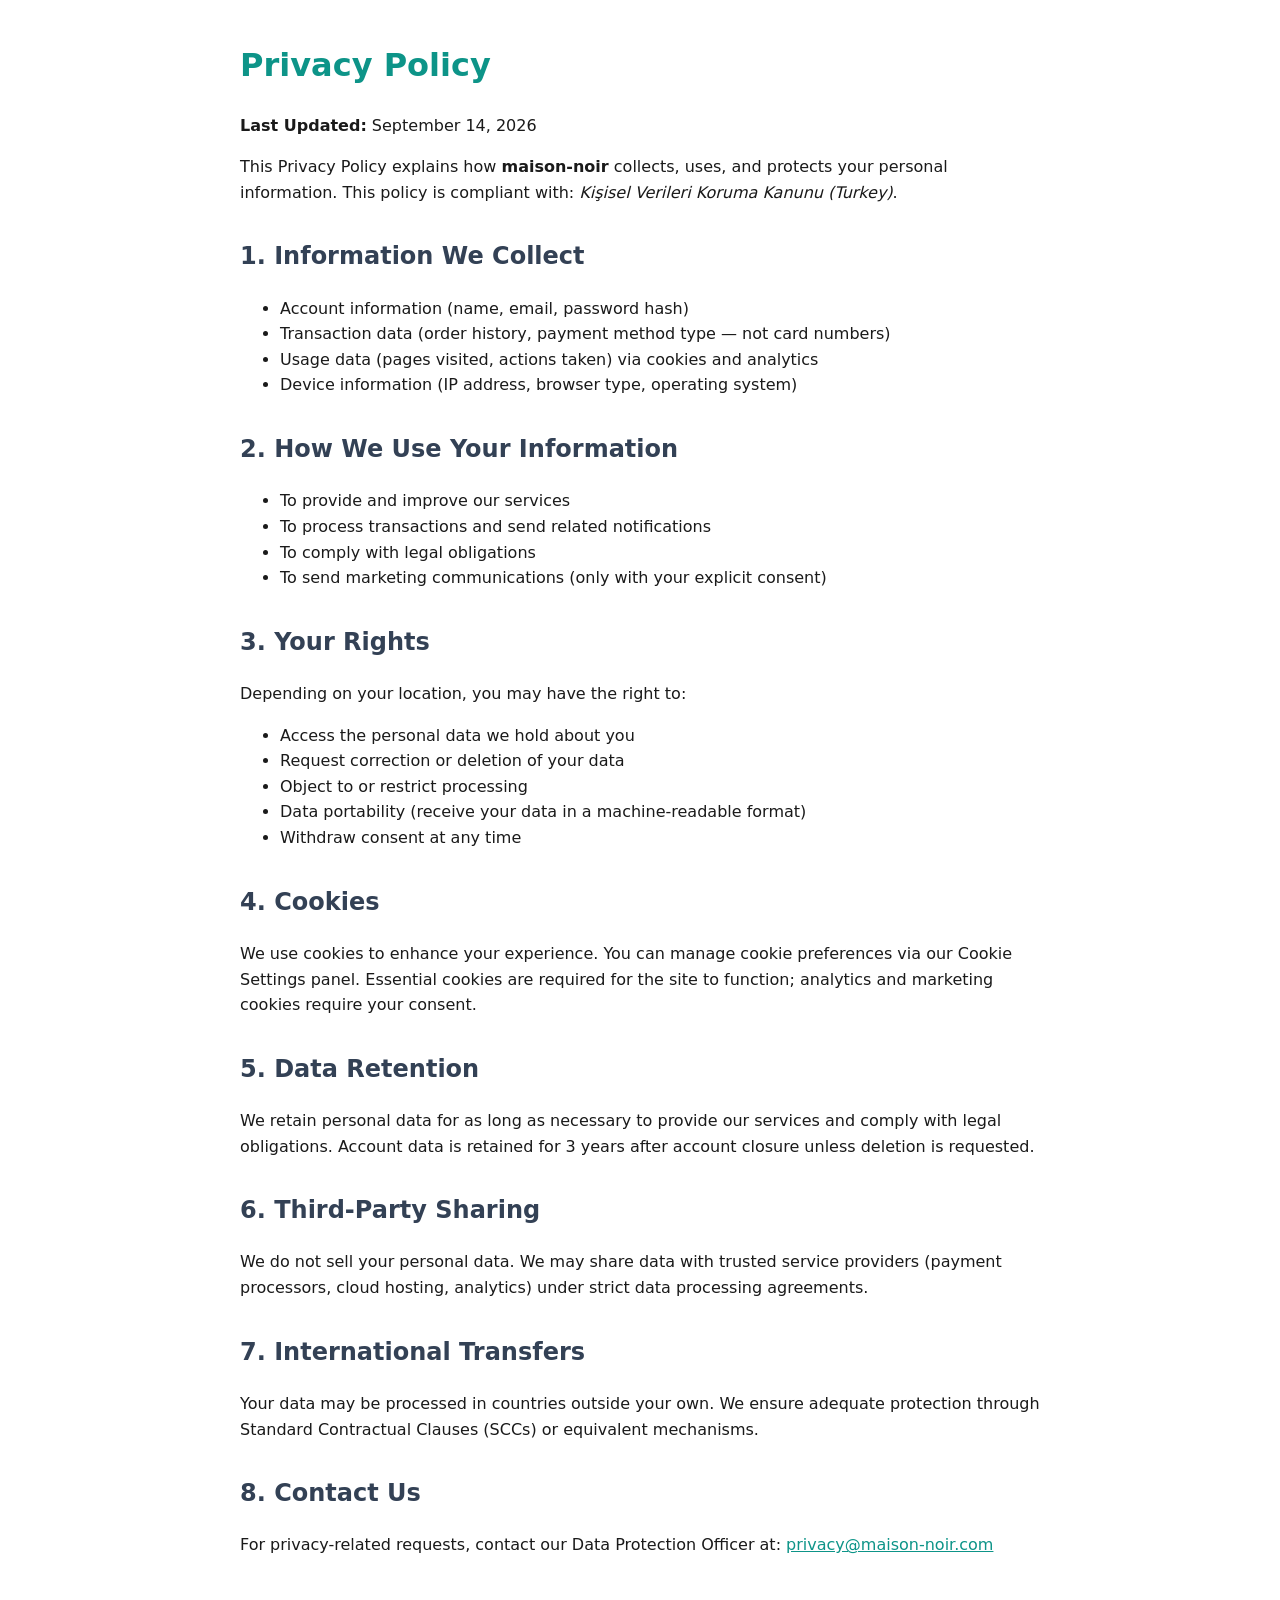
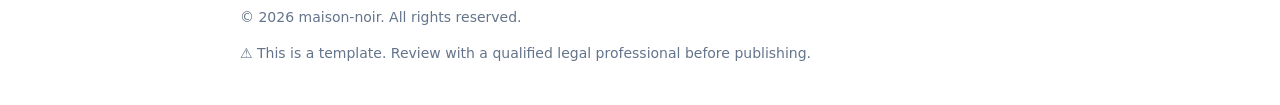
<file: privacy-policy.html>
<!doctype html>
<html lang="en">
  <head>
    <meta charset="UTF-8" />
    <meta name="viewport" content="width=device-width, initial-scale=1.0" />
    <title>Privacy Policy — maison-noir</title>
    <style>
      body {
        font-family: system-ui, sans-serif;
        max-width: 800px;
        margin: 40px auto;
        padding: 0 20px;
        line-height: 1.6;
        color: #1a1a1a;
      }
      h1 {
        color: #0d9488;
      }
      h2 {
        color: #334155;
        margin-top: 2rem;
      }
      a {
        color: #0d9488;
      }
      footer {
        margin-top: 3rem;
        color: #64748b;
        font-size: 0.875rem;
      }
    </style>
  </head>
  <body>
    <h1>Privacy Policy</h1>
    <p><strong>Last Updated:</strong> September 14, 2026</p>
    <p>
      This Privacy Policy explains how <strong>maison-noir</strong> collects, uses, and protects
      your personal information. This policy is compliant with:
      <em>Kişisel Verileri Koruma Kanunu (Turkey)</em>.
    </p>

    <h2>1. Information We Collect</h2>
    <ul>
      <li>Account information (name, email, password hash)</li>
      <li>Transaction data (order history, payment method type — not card numbers)</li>
      <li>Usage data (pages visited, actions taken) via cookies and analytics</li>
      <li>Device information (IP address, browser type, operating system)</li>
    </ul>

    <h2>2. How We Use Your Information</h2>
    <ul>
      <li>To provide and improve our services</li>
      <li>To process transactions and send related notifications</li>
      <li>To comply with legal obligations</li>
      <li>To send marketing communications (only with your explicit consent)</li>
    </ul>

    <h2>3. Your Rights</h2>
    <p>Depending on your location, you may have the right to:</p>
    <ul>
      <li>Access the personal data we hold about you</li>
      <li>Request correction or deletion of your data</li>
      <li>Object to or restrict processing</li>
      <li>Data portability (receive your data in a machine-readable format)</li>
      <li>Withdraw consent at any time</li>
    </ul>

    <h2>4. Cookies</h2>
    <p>
      We use cookies to enhance your experience. You can manage cookie preferences via our Cookie
      Settings panel. Essential cookies are required for the site to function; analytics and
      marketing cookies require your consent.
    </p>

    <h2>5. Data Retention</h2>
    <p>
      We retain personal data for as long as necessary to provide our services and comply with legal
      obligations. Account data is retained for 3 years after account closure unless deletion is
      requested.
    </p>

    <h2>6. Third-Party Sharing</h2>
    <p>
      We do not sell your personal data. We may share data with trusted service providers (payment
      processors, cloud hosting, analytics) under strict data processing agreements.
    </p>

    <h2>7. International Transfers</h2>
    <p>
      Your data may be processed in countries outside your own. We ensure adequate protection
      through Standard Contractual Clauses (SCCs) or equivalent mechanisms.
    </p>

    <h2>8. Contact Us</h2>
    <p>
      For privacy-related requests, contact our Data Protection Officer at:
      <a href="mailto:privacy@maison-noir.com"> privacy@maison-noir.com </a>
    </p>

    <footer>
      <p>© 2026 maison-noir. All rights reserved.</p>
      <p>⚠️ This is a template. Review with a qualified legal professional before publishing.</p>
    </footer>
  </body>
</html>
</file>
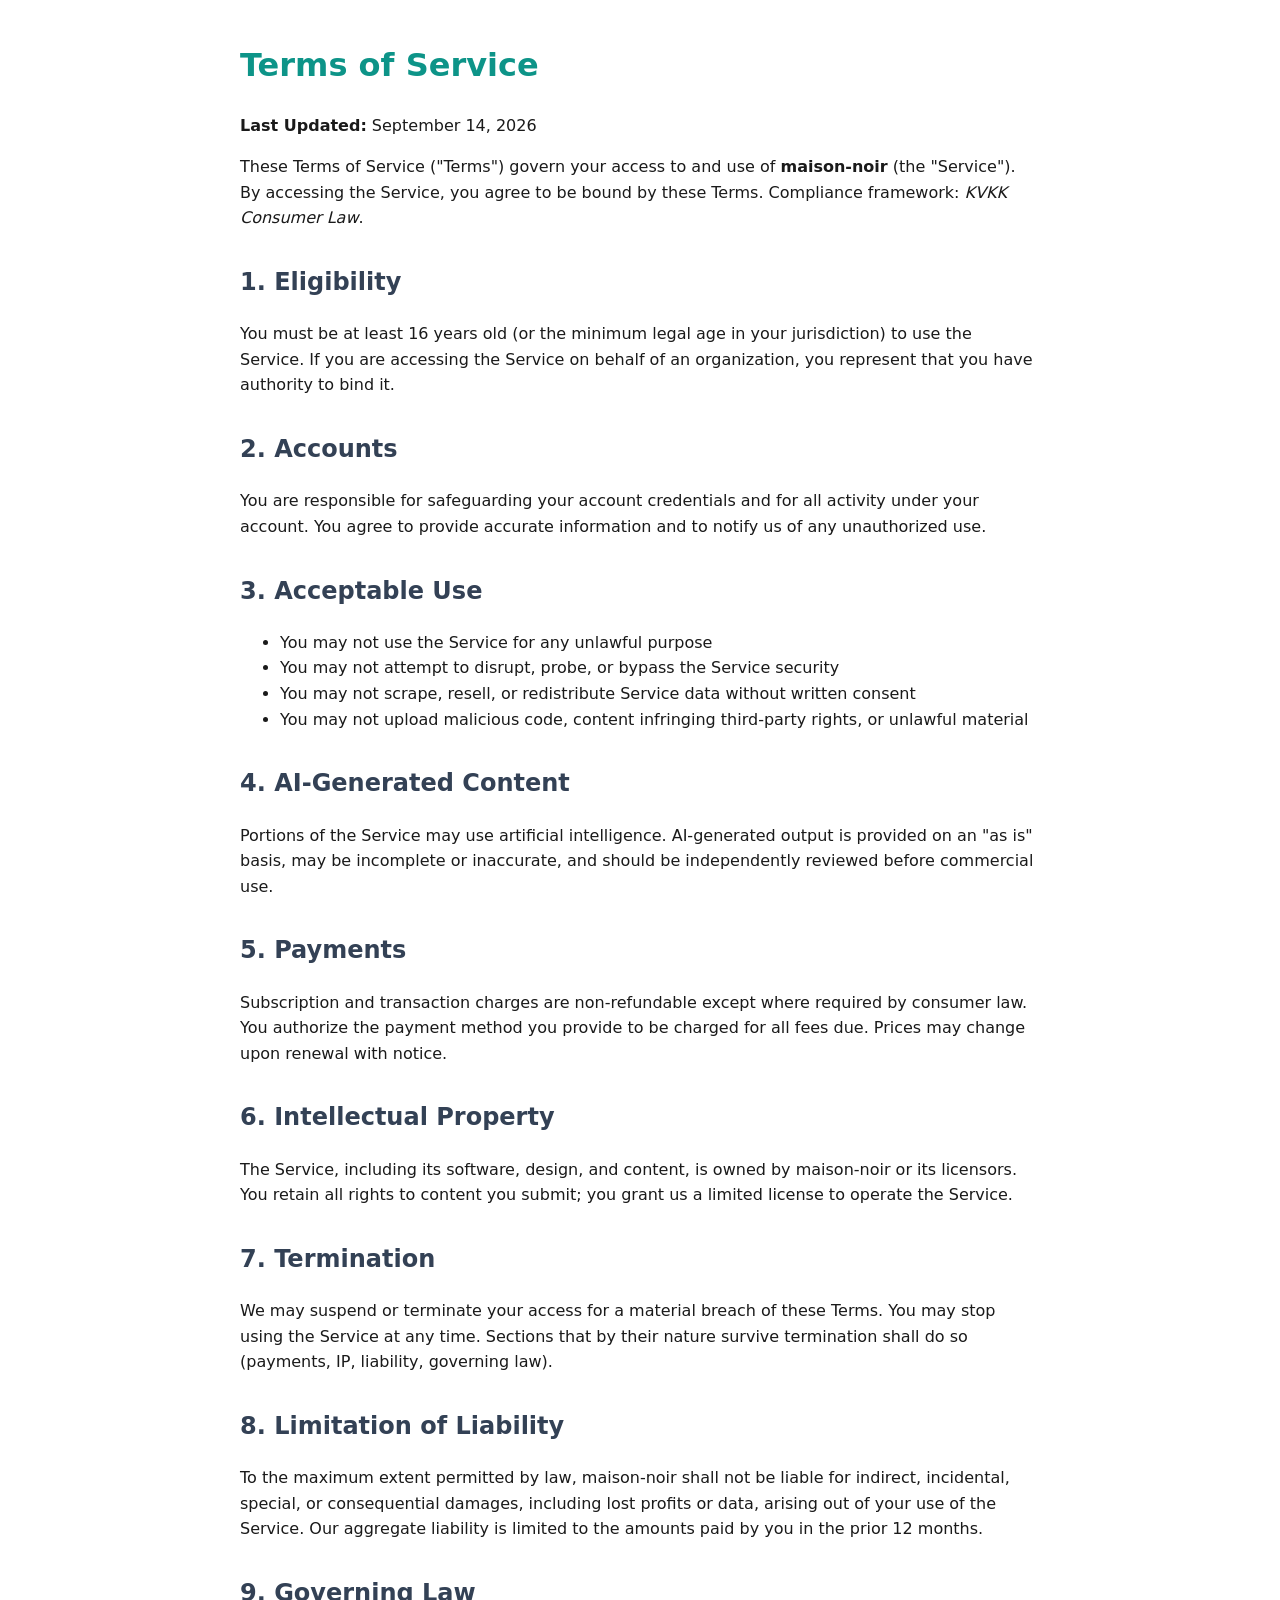
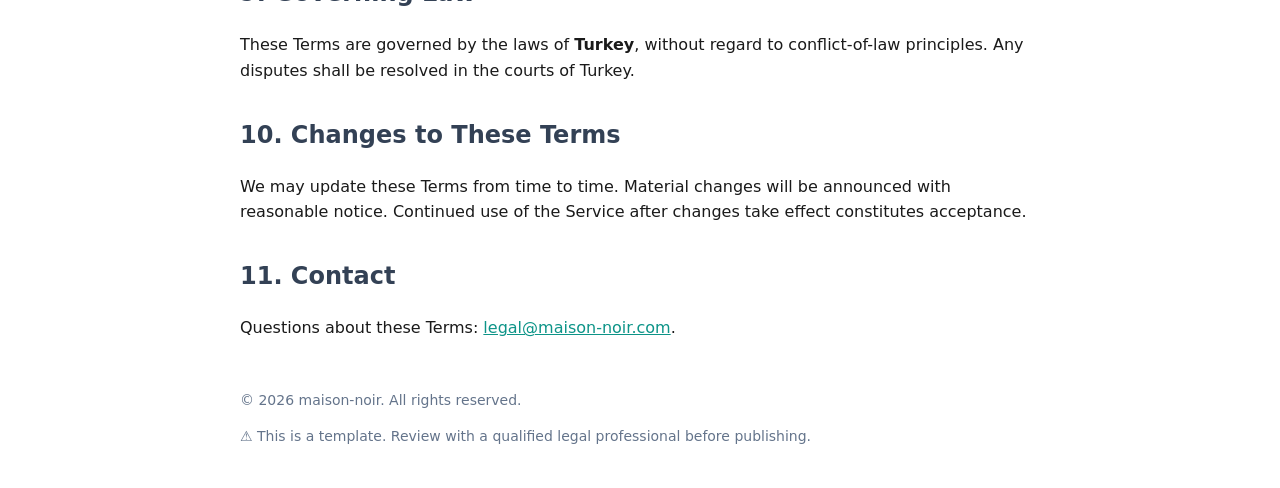
<file: terms-of-service.html>
<!doctype html>
<html lang="en">
  <head>
    <meta charset="UTF-8" />
    <meta name="viewport" content="width=device-width, initial-scale=1.0" />
    <title>Terms of Service — maison-noir</title>
    <style>
      body {
        font-family: system-ui, sans-serif;
        max-width: 800px;
        margin: 40px auto;
        padding: 0 20px;
        line-height: 1.6;
        color: #1a1a1a;
      }
      h1 {
        color: #0d9488;
      }
      h2 {
        color: #334155;
        margin-top: 2rem;
      }
      a {
        color: #0d9488;
      }
      footer {
        margin-top: 3rem;
        color: #64748b;
        font-size: 0.875rem;
      }
    </style>
  </head>
  <body>
    <h1>Terms of Service</h1>
    <p><strong>Last Updated:</strong> September 14, 2026</p>
    <p>
      These Terms of Service ("Terms") govern your access to and use of
      <strong>maison-noir</strong> (the "Service"). By accessing the Service, you agree to be bound
      by these Terms. Compliance framework: <em>KVKK Consumer Law</em>.
    </p>

    <h2>1. Eligibility</h2>
    <p>
      You must be at least 16 years old (or the minimum legal age in your jurisdiction) to use the
      Service. If you are accessing the Service on behalf of an organization, you represent that you
      have authority to bind it.
    </p>

    <h2>2. Accounts</h2>
    <p>
      You are responsible for safeguarding your account credentials and for all activity under your
      account. You agree to provide accurate information and to notify us of any unauthorized use.
    </p>

    <h2>3. Acceptable Use</h2>
    <ul>
      <li>You may not use the Service for any unlawful purpose</li>
      <li>You may not attempt to disrupt, probe, or bypass the Service security</li>
      <li>You may not scrape, resell, or redistribute Service data without written consent</li>
      <li>
        You may not upload malicious code, content infringing third-party rights, or unlawful
        material
      </li>
    </ul>

    <h2>4. AI-Generated Content</h2>
    <p>
      Portions of the Service may use artificial intelligence. AI-generated output is provided on an
      "as is" basis, may be incomplete or inaccurate, and should be independently reviewed before
      commercial use.
    </p>

    <h2>5. Payments</h2>
    <p>
      Subscription and transaction charges are non-refundable except where required by consumer law.
      You authorize the payment method you provide to be charged for all fees due. Prices may change
      upon renewal with notice.
    </p>

    <h2>6. Intellectual Property</h2>
    <p>
      The Service, including its software, design, and content, is owned by maison-noir or its
      licensors. You retain all rights to content you submit; you grant us a limited license to
      operate the Service.
    </p>

    <h2>7. Termination</h2>
    <p>
      We may suspend or terminate your access for a material breach of these Terms. You may stop
      using the Service at any time. Sections that by their nature survive termination shall do so
      (payments, IP, liability, governing law).
    </p>

    <h2>8. Limitation of Liability</h2>
    <p>
      To the maximum extent permitted by law, maison-noir shall not be liable for indirect,
      incidental, special, or consequential damages, including lost profits or data, arising out of
      your use of the Service. Our aggregate liability is limited to the amounts paid by you in the
      prior 12 months.
    </p>

    <h2>9. Governing Law</h2>
    <p>
      These Terms are governed by the laws of <strong>Turkey</strong>, without regard to
      conflict-of-law principles. Any disputes shall be resolved in the courts of Turkey.
    </p>

    <h2>10. Changes to These Terms</h2>
    <p>
      We may update these Terms from time to time. Material changes will be announced with
      reasonable notice. Continued use of the Service after changes take effect constitutes
      acceptance.
    </p>

    <h2>11. Contact</h2>
    <p>
      Questions about these Terms: <a href="mailto:legal@maison-noir.com">legal@maison-noir.com</a>.
    </p>

    <footer>
      <p>© 2026 maison-noir. All rights reserved.</p>
      <p>⚠️ This is a template. Review with a qualified legal professional before publishing.</p>
    </footer>
  </body>
</html>
</file>
